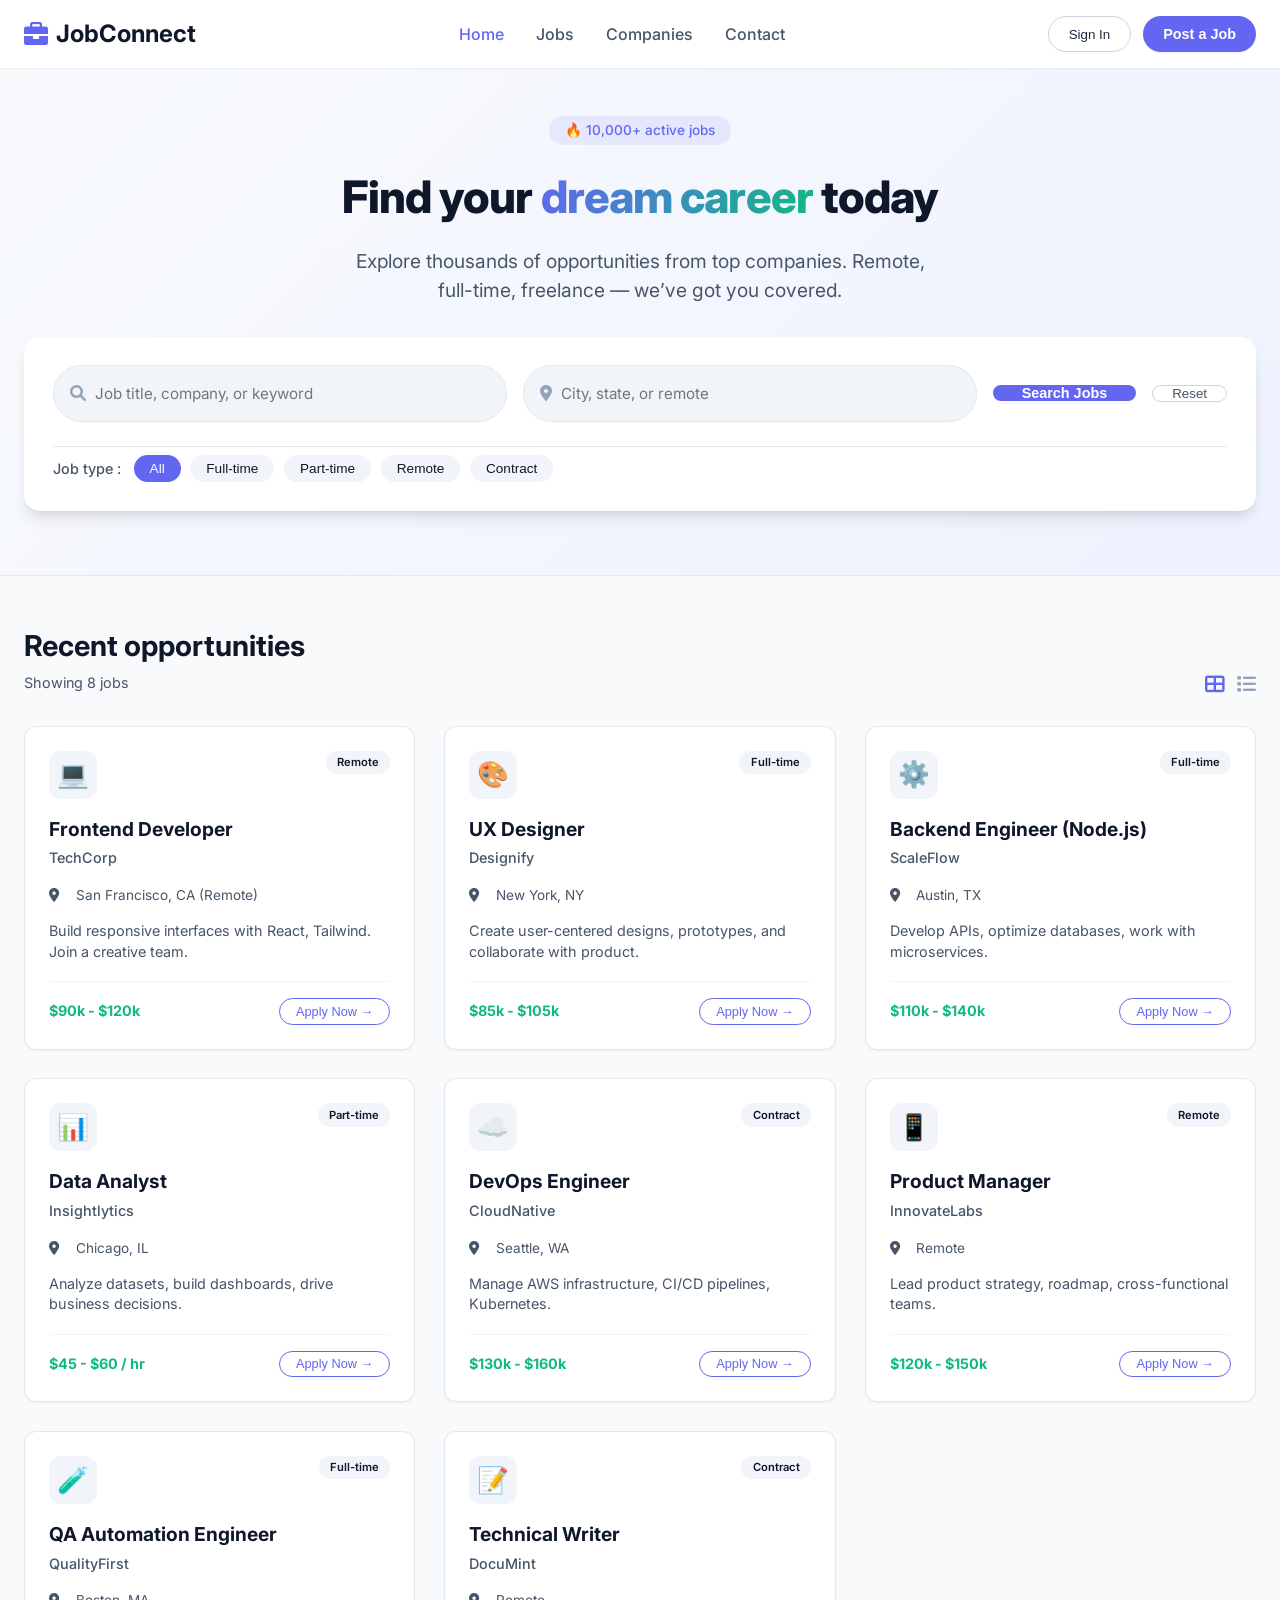
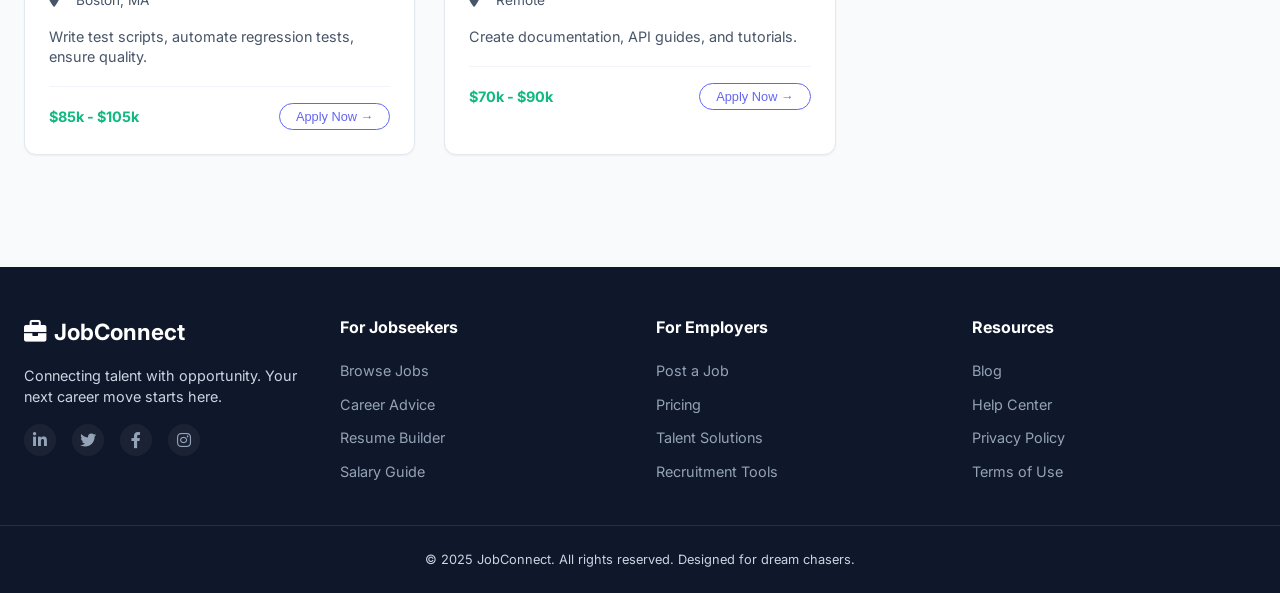
<file: index.html>
<!DOCTYPE html>
<html lang="en">
<head>
  <meta charset="UTF-8">
  <meta name="viewport" content="width=device-width, initial-scale=1.0, viewport-fit=cover">
  <title>JobConnect | Find your dream job</title>
  <!-- Google Fonts & Font Awesome -->
  <link href="https://fonts.googleapis.com/css2?family=Inter:opsz,wght@14..32,300;14..32,400;14..32,500;14..32,600;14..32,700&display=swap" rel="stylesheet">
  <link rel="stylesheet" href="https://cdnjs.cloudflare.com/ajax/libs/font-awesome/6.0.0-beta3/css/all.min.css">
  <link rel="stylesheet" href="style.css">
 
</head>
<body>

  <!-- Header / Navigation -->
  <header class="header">
    <div class="container nav-container">
      <a href="#" class="logo">
        <i class="fas fa-briefcase"></i> JobConnect
      </a>
      <nav class="nav-links">
        <a href="#" class="active">Home</a>
        <a href="#">Jobs</a>
        <a href="#">Companies</a>
        <a href="#">Contact</a>
      </nav>
      <div class="nav-buttons">
        <button class="btn-outline">Sign In</button>
        <button class="btn-primary">Post a Job</button>
      </div>
      <button class="mobile-menu-btn" id="mobileMenuBtn">
        <i class="fas fa-bars"></i>
      </button>
    </div>
  </header>

  <!-- Hero Section + Filters -->
  <section class="hero">
    <div class="container hero-content">
      <div class="hero-text">
        <span class="badge">🔥 10,000+ active jobs</span>
        <h1>Find your <span class="gradient-text">dream career</span> today</h1>
        <p>Explore thousands of opportunities from top companies. Remote, full-time, freelance — we’ve got you covered.</p>
      </div>

      <!-- Search & Filter Card -->
      <div class="filter-card">
        <div class="filter-row">
          <div class="filter-group">
            <i class="fas fa-search"></i>
            <input type="text" id="searchKeyword" placeholder="Job title, company, or keyword">
          </div>
          <div class="filter-group">
            <i class="fas fa-map-marker-alt"></i>
            <input type="text" id="searchLocation" placeholder="City, state, or remote">
          </div>
          <button class="btn-search" id="searchBtn">Search Jobs</button>
          <button class="btn-reset" id="resetBtn">Reset</button>
        </div>

        <!-- Job type filters (chips) -->
        <div class="job-type-filters">
          <span class="filter-label">Job type :</span>
          <div class="type-chips" id="typeChips">
            <button data-type="All" class="chip active">All</button>
            <button data-type="Full-time" class="chip">Full-time</button>
            <button data-type="Part-time" class="chip">Part-time</button>
            <button data-type="Remote" class="chip">Remote</button>
            <button data-type="Contract" class="chip">Contract</button>
          </div>
        </div>
      </div>
    </div>
  </section>

  <!-- Job Listings Section -->
  <main class="main">
    <div class="container">
      <div class="section-header">
        <div>
          <h2>Recent opportunities</h2>
          <p id="jobCountMsg" class="job-count-text">Showing <span id="jobCount">0</span> jobs</p>
        </div>
        <div class="view-options">
          <i class="fas fa-th-large active-view"></i>
          <i class="fas fa-list"></i>
        </div>
      </div>

      <div id="jobsContainer" class="jobs-grid">
        <!-- dynamic job cards injected here -->
      </div>

      <!-- Empty state (hidden by default) -->
      <div id="emptyState" class="empty-state" style="display: none;">
        <i class="fas fa-briefcase-slash"></i>
        <h3>No matching jobs found</h3>
        <p>Try adjusting your filters or search terms.</p>
        <button class="btn-outline" id="clearAllFiltersBtn">Clear all filters</button>
      </div>
    </div>
  </main>

  <!-- Footer -->
  <footer class="footer">
    <div class="container footer-grid">
      <div class="footer-col">
        <div class="logo-footer">
          <i class="fas fa-briefcase"></i> JobConnect
        </div>
        <p>Connecting talent with opportunity. Your next career move starts here.</p>
        <div class="social-icons">
          <a href="#"><i class="fab fa-linkedin-in"></i></a>
          <a href="#"><i class="fab fa-twitter"></i></a>
          <a href="#"><i class="fab fa-facebook-f"></i></a>
          <a href="#"><i class="fab fa-instagram"></i></a>
        </div>
      </div>
      <div class="footer-col">
        <h4>For Jobseekers</h4>
        <ul>
          <li><a href="#">Browse Jobs</a></li>
          <li><a href="#">Career Advice</a></li>
          <li><a href="#">Resume Builder</a></li>
          <li><a href="#">Salary Guide</a></li>
        </ul>
      </div>
      <div class="footer-col">
        <h4>For Employers</h4>
        <ul>
          <li><a href="#">Post a Job</a></li>
          <li><a href="#">Pricing</a></li>
          <li><a href="#">Talent Solutions</a></li>
          <li><a href="#">Recruitment Tools</a></li>
        </ul>
      </div>
      <div class="footer-col">
        <h4>Resources</h4>
        <ul>
          <li><a href="#">Blog</a></li>
          <li><a href="#">Help Center</a></li>
          <li><a href="#">Privacy Policy</a></li>
          <li><a href="#">Terms of Use</a></li>
        </ul>
      </div>
    </div>
    <div class="footer-bottom">
      <div class="container">
        <p>&copy; 2025 JobConnect. All rights reserved. Designed for dream chasers.</p>
      </div>
    </div>
  </footer>

  <script src="script.js"></script>
</body>
</html>
</file>
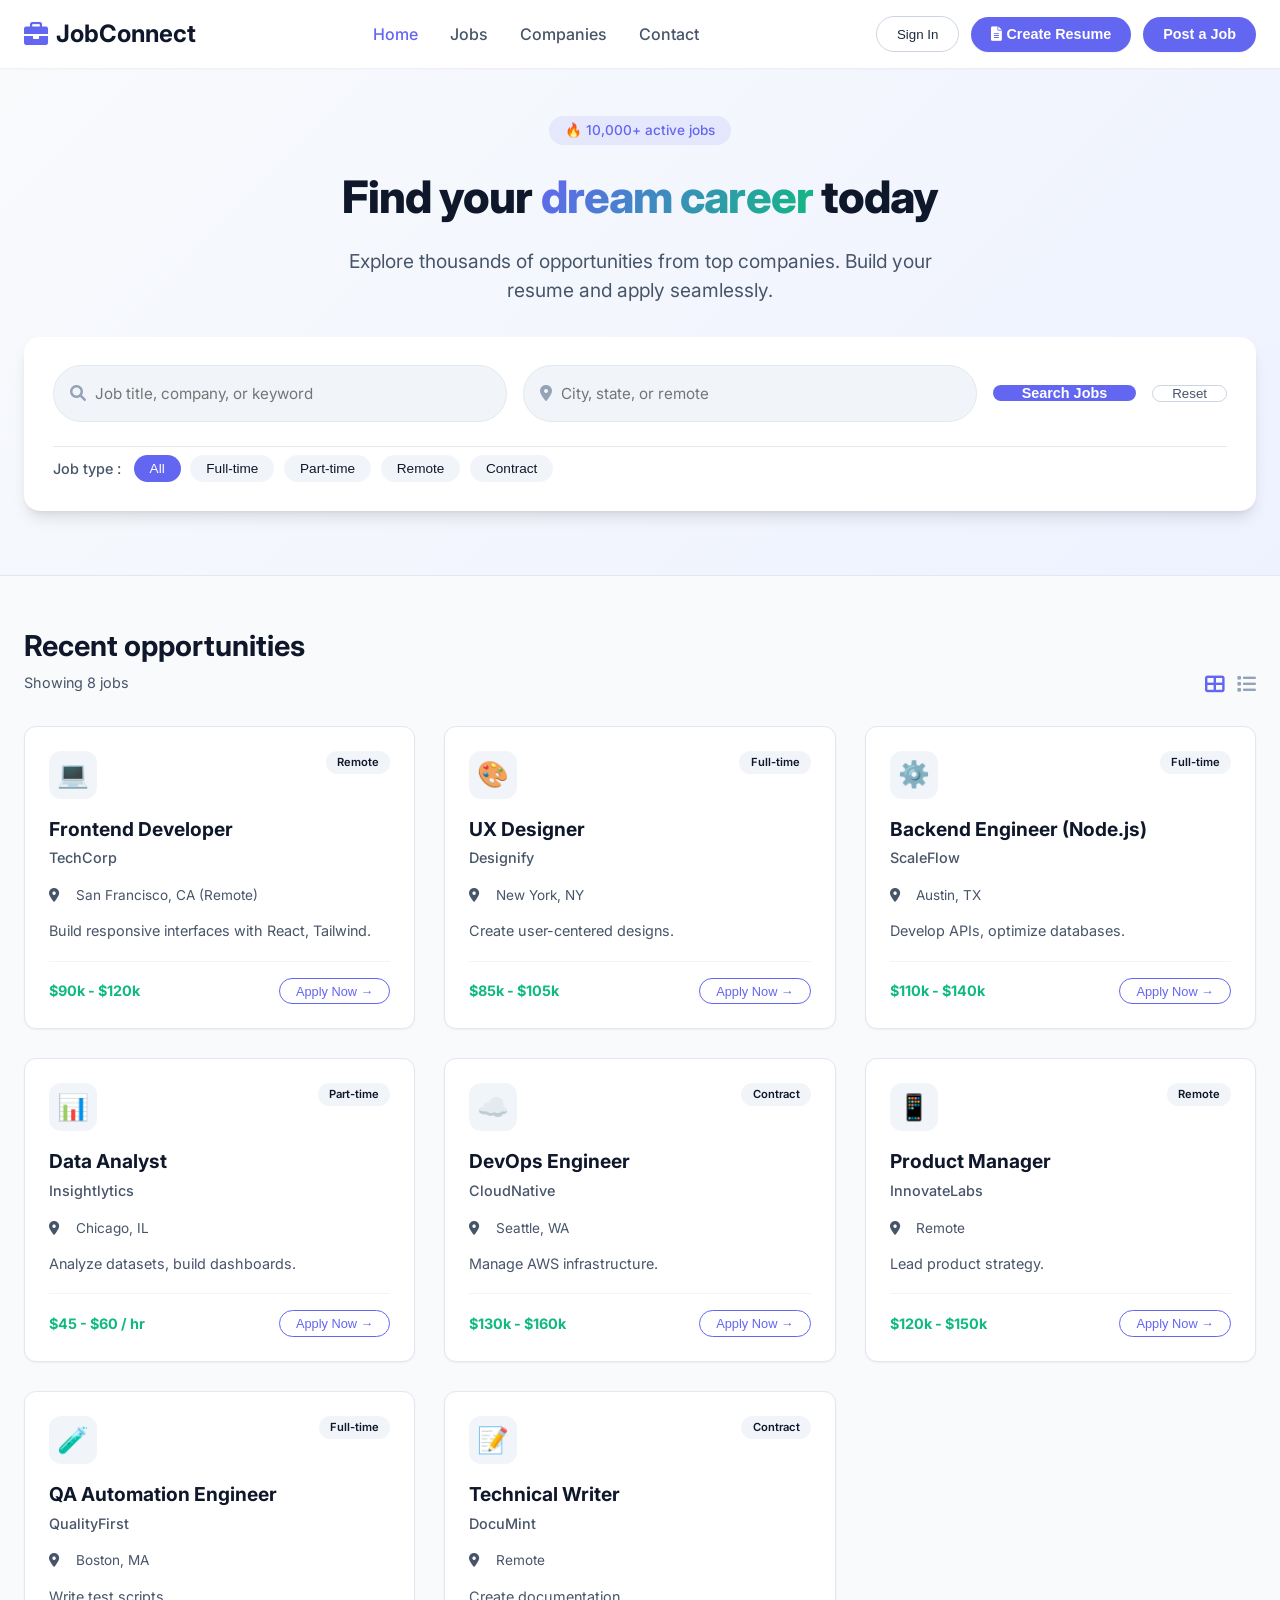
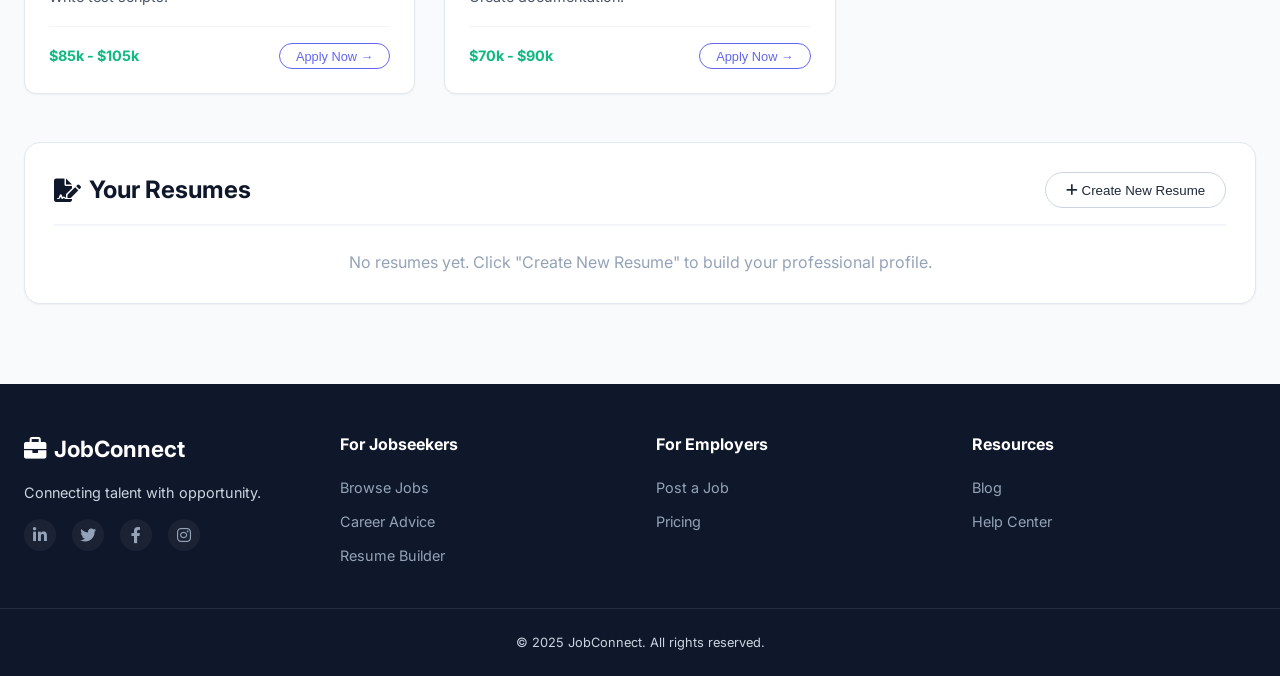
<file: resume.html>
<!DOCTYPE html>
<html lang="en">
<head>
  <meta charset="UTF-8">
  <meta name="viewport" content="width=device-width, initial-scale=1.0, viewport-fit=cover">
  <title>JobConnect | Find your dream job & Build Resume</title>
  <!-- Google Fonts & Font Awesome -->
  <link href="https://fonts.googleapis.com/css2?family=Inter:opsz,wght@14..32,300;14..32,400;14..32,500;14..32,600;14..32,700&display=swap" rel="stylesheet">
  <link rel="stylesheet" href="https://cdnjs.cloudflare.com/ajax/libs/font-awesome/6.0.0-beta3/css/all.min.css">
  <style>
    /* ========== GLOBAL RESET & VARIABLES ========== */
    * {
      margin: 0;
      padding: 0;
      box-sizing: border-box;
    }

    :root {
      --primary: #6366f1;
      --primary-dark: #4f46e5;
      --secondary: #10b981;
      --dark: #0f172a;
      --gray-50: #f8fafc;
      --gray-100: #f1f5f9;
      --gray-200: #e2e8f0;
      --gray-300: #cbd5e1;
      --gray-400: #94a3b8;
      --gray-600: #475569;
      --gray-800: #1e293b;
      --shadow-sm: 0 1px 2px 0 rgb(0 0 0 / 0.05);
      --shadow-md: 0 4px 6px -1px rgb(0 0 0 / 0.1), 0 2px 4px -2px rgb(0 0 0 / 0.1);
      --shadow-lg: 0 10px 15px -3px rgb(0 0 0 / 0.1), 0 4px 6px -4px rgb(0 0 0 / 0.1);
      --radius-md: 0.75rem;
      --radius-lg: 1rem;
    }

    body {
      font-family: 'Inter', sans-serif;
      background: var(--gray-50);
      color: var(--dark);
      line-height: 1.5;
    }

    .container {
      max-width: 1280px;
      margin: 0 auto;
      padding: 0 1.5rem;
    }

    /* ========== BUTTONS ========== */
    .btn-primary {
      background: var(--primary);
      color: white;
      border: none;
      padding: 0.6rem 1.25rem;
      border-radius: 2rem;
      font-weight: 600;
      font-size: 0.9rem;
      cursor: pointer;
      transition: all 0.2s ease;
      box-shadow: var(--shadow-sm);
    }

    .btn-primary:hover {
      background: var(--primary-dark);
      transform: translateY(-1px);
      box-shadow: var(--shadow-md);
    }

    .btn-outline {
      background: transparent;
      border: 1px solid var(--gray-300);
      padding: 0.6rem 1.25rem;
      border-radius: 2rem;
      font-weight: 500;
      cursor: pointer;
      transition: all 0.2s;
      color: var(--gray-800);
    }

    .btn-outline:hover {
      border-color: var(--primary);
      color: var(--primary);
      background: rgba(99, 102, 241, 0.05);
    }

    .btn-search {
      background: var(--primary);
      border: none;
      padding: 0 1.8rem;
      border-radius: 2rem;
      font-weight: 600;
      color: white;
      cursor: pointer;
      transition: 0.2s;
      font-size: 0.9rem;
    }

    .btn-search:hover {
      background: var(--primary-dark);
    }

    .btn-reset {
      background: transparent;
      border: 1px solid var(--gray-300);
      padding: 0 1.2rem;
      border-radius: 2rem;
      font-weight: 500;
      cursor: pointer;
      color: var(--gray-600);
      transition: 0.2s;
    }

    .btn-reset:hover {
      background: var(--gray-100);
      border-color: var(--gray-400);
    }

    /* ========== HEADER ========== */
    .header {
      background: white;
      box-shadow: var(--shadow-sm);
      position: sticky;
      top: 0;
      z-index: 100;
      backdrop-filter: blur(4px);
      background: rgba(255, 255, 255, 0.96);
    }

    .nav-container {
      display: flex;
      justify-content: space-between;
      align-items: center;
      padding: 1rem 1.5rem;
      flex-wrap: wrap;
    }

    .logo {
      font-size: 1.5rem;
      font-weight: 700;
      text-decoration: none;
      color: var(--dark);
      display: flex;
      align-items: center;
      gap: 0.5rem;
    }

    .logo i {
      color: var(--primary);
    }

    .nav-links {
      display: flex;
      gap: 2rem;
      align-items: center;
    }

    .nav-links a {
      text-decoration: none;
      color: var(--gray-600);
      font-weight: 500;
      transition: color 0.2s;
    }

    .nav-links a:hover,
    .nav-links a.active {
      color: var(--primary);
    }

    .nav-buttons {
      display: flex;
      gap: 0.75rem;
      align-items: center;
    }

    .mobile-menu-btn {
      display: none;
      background: none;
      border: none;
      font-size: 1.5rem;
      cursor: pointer;
      color: var(--gray-800);
    }

    /* ========== HERO SECTION ========== */
    .hero {
      background: linear-gradient(135deg, #f8fafc 0%, #eef2ff 100%);
      padding: 3rem 0 4rem 0;
      border-bottom: 1px solid var(--gray-200);
    }

    .hero-content {
      text-align: center;
    }

    .badge {
      background: rgba(99, 102, 241, 0.1);
      color: var(--primary);
      padding: 0.25rem 1rem;
      border-radius: 2rem;
      font-size: 0.85rem;
      font-weight: 500;
      display: inline-block;
      margin-bottom: 1.2rem;
    }

    .hero-text h1 {
      font-size: 2.8rem;
      font-weight: 800;
      letter-spacing: -0.02em;
      margin-bottom: 1rem;
    }

    .gradient-text {
      background: linear-gradient(120deg, var(--primary), var(--secondary));
      background-clip: text;
      -webkit-background-clip: text;
      color: transparent;
    }

    .hero-text p {
      font-size: 1.2rem;
      color: var(--gray-600);
      max-width: 600px;
      margin: 0 auto 2rem auto;
    }

    /* FILTER CARD */
    .filter-card {
      background: white;
      border-radius: var(--radius-lg);
      box-shadow: var(--shadow-lg);
      padding: 1.8rem;
      margin-top: 1rem;
    }

    .filter-row {
      display: flex;
      flex-wrap: wrap;
      gap: 1rem;
      align-items: center;
      justify-content: center;
      margin-bottom: 1.5rem;
    }

    .filter-group {
      flex: 1;
      min-width: 200px;
      display: flex;
      align-items: center;
      background: var(--gray-100);
      border-radius: 3rem;
      padding: 0.2rem 1rem;
      border: 1px solid var(--gray-200);
      transition: all 0.2s;
    }

    .filter-group:focus-within {
      border-color: var(--primary);
      background: white;
      box-shadow: 0 0 0 3px rgba(99, 102, 241, 0.2);
    }

    .filter-group i {
      color: var(--gray-400);
      margin-right: 0.6rem;
    }

    .filter-group input {
      border: none;
      background: transparent;
      padding: 0.9rem 0;
      width: 100%;
      font-size: 0.95rem;
      outline: none;
      font-family: inherit;
    }

    .job-type-filters {
      display: flex;
      flex-wrap: wrap;
      align-items: center;
      gap: 0.8rem;
      padding-top: 0.5rem;
      border-top: 1px solid var(--gray-200);
      margin-top: 0.5rem;
    }

    .filter-label {
      font-weight: 500;
      color: var(--gray-600);
      font-size: 0.9rem;
    }

    .type-chips {
      display: flex;
      flex-wrap: wrap;
      gap: 0.6rem;
    }

    .chip {
      background: var(--gray-100);
      border: none;
      padding: 0.4rem 1rem;
      border-radius: 2rem;
      font-size: 0.85rem;
      font-weight: 500;
      cursor: pointer;
      transition: all 0.2s;
      color: var(--gray-700);
    }

    .chip.active {
      background: var(--primary);
      color: white;
    }

    .chip:hover:not(.active) {
      background: var(--gray-200);
    }

    /* ========== JOB LISTINGS ========== */
    .main {
      padding: 3rem 0 3rem;
    }

    .section-header {
      display: flex;
      justify-content: space-between;
      align-items: flex-end;
      flex-wrap: wrap;
      margin-bottom: 2rem;
    }

    .section-header h2 {
      font-size: 1.8rem;
      font-weight: 700;
    }

    .job-count-text {
      color: var(--gray-600);
      margin-top: 0.3rem;
      font-size: 0.9rem;
    }

    .view-options {
      display: flex;
      gap: 0.8rem;
      font-size: 1.2rem;
      color: var(--gray-400);
      cursor: pointer;
    }

    .view-options i.active-view {
      color: var(--primary);
    }

    /* Jobs Grid */
    .jobs-grid {
      display: grid;
      grid-template-columns: repeat(auto-fill, minmax(340px, 1fr));
      gap: 1.8rem;
    }

    .job-card {
      background: white;
      border-radius: var(--radius-md);
      padding: 1.5rem;
      transition: all 0.25s ease;
      border: 1px solid var(--gray-200);
      box-shadow: var(--shadow-sm);
      cursor: default;
    }

    .job-card:hover {
      transform: translateY(-4px);
      box-shadow: var(--shadow-lg);
      border-color: var(--gray-300);
    }

    .card-header {
      display: flex;
      justify-content: space-between;
      align-items: flex-start;
      margin-bottom: 1rem;
    }

    .company-icon {
      width: 48px;
      height: 48px;
      background: var(--gray-100);
      border-radius: 12px;
      display: flex;
      align-items: center;
      justify-content: center;
      font-size: 1.6rem;
      color: var(--primary);
    }

    .job-type-badge {
      background: var(--gray-100);
      padding: 0.2rem 0.7rem;
      border-radius: 2rem;
      font-size: 0.7rem;
      font-weight: 600;
      color: var(--gray-700);
    }

    .job-title {
      font-size: 1.2rem;
      font-weight: 700;
      margin: 0.5rem 0 0.25rem;
    }

    .company-name {
      color: var(--gray-600);
      font-weight: 500;
      font-size: 0.9rem;
      margin-bottom: 0.8rem;
    }

    .job-details {
      display: flex;
      gap: 1rem;
      flex-wrap: wrap;
      margin: 1rem 0;
      font-size: 0.85rem;
      color: var(--gray-600);
    }

    .job-details i {
      width: 18px;
      margin-right: 0.3rem;
    }

    .job-description {
      color: var(--gray-600);
      font-size: 0.9rem;
      line-height: 1.4;
      margin-bottom: 1.2rem;
      display: -webkit-box;
      -webkit-line-clamp: 2;
      -webkit-box-orient: vertical;
      overflow: hidden;
    }

    .card-footer {
      display: flex;
      justify-content: space-between;
      align-items: center;
      margin-top: 1rem;
      border-top: 1px solid var(--gray-100);
      padding-top: 1rem;
    }

    .salary {
      font-weight: 700;
      color: var(--secondary);
      font-size: 0.9rem;
    }

    .apply-btn {
      background: transparent;
      border: 1px solid var(--primary);
      color: var(--primary);
      padding: 0.3rem 1rem;
      border-radius: 2rem;
      font-weight: 500;
      font-size: 0.8rem;
      cursor: pointer;
      transition: 0.2s;
    }

    .apply-btn:hover {
      background: var(--primary);
      color: white;
    }

    /* Empty state */
    .empty-state {
      text-align: center;
      padding: 4rem 2rem;
      background: white;
      border-radius: var(--radius-lg);
      margin-top: 2rem;
    }

    .empty-state i {
      font-size: 4rem;
      color: var(--gray-300);
      margin-bottom: 1rem;
    }

    .empty-state h3 {
      font-size: 1.5rem;
      margin-bottom: 0.5rem;
    }

    .resume-section {
      margin-top: 3rem;
      background: white;
      border-radius: var(--radius-lg);
      padding: 1.8rem;
      box-shadow: var(--shadow-sm);
      border: 1px solid var(--gray-200);
    }

    .resume-header {
      display: flex;
      justify-content: space-between;
      align-items: center;
      flex-wrap: wrap;
      margin-bottom: 1.5rem;
      border-bottom: 2px solid var(--gray-100);
      padding-bottom: 1rem;
    }

    .resume-header h3 {
      font-size: 1.5rem;
      font-weight: 700;
      display: flex;
      align-items: center;
      gap: 0.5rem;
    }

    .resume-list {
      display: flex;
      flex-direction: column;
      gap: 1rem;
    }

    .resume-item {
      background: var(--gray-50);
      border-radius: 1rem;
      padding: 1rem 1.2rem;
      display: flex;
      justify-content: space-between;
      align-items: center;
      flex-wrap: wrap;
      gap: 1rem;
      border: 1px solid var(--gray-200);
      transition: 0.2s;
    }

    .resume-info h4 {
      font-size: 1.1rem;
      font-weight: 700;
    }

    .resume-info p {
      font-size: 0.85rem;
      color: var(--gray-600);
    }

    .resume-actions {
      display: flex;
      gap: 0.6rem;
    }

    .icon-btn {
      background: transparent;
      border: none;
      font-size: 1.1rem;
      cursor: pointer;
      padding: 0.5rem;
      border-radius: 2rem;
      transition: 0.2s;
      color: var(--gray-600);
    }

    .icon-btn.view-btn:hover {
      background: var(--primary);
      color: white;
    }
    .icon-btn.delete-btn:hover {
      background: #ef4444;
      color: white;
    }

    /* Modal Styles */
    .modal-overlay {
      position: fixed;
      top: 0;
      left: 0;
      width: 100%;
      height: 100%;
      background: rgba(0,0,0,0.6);
      backdrop-filter: blur(4px);
      display: flex;
      align-items: center;
      justify-content: center;
      z-index: 1000;
      visibility: hidden;
      opacity: 0;
      transition: all 0.2s ease;
    }
    .modal-overlay.active {
      visibility: visible;
      opacity: 1;
    }
    .modal-container {
      background: white;
      max-width: 650px;
      width: 90%;
      max-height: 85vh;
      border-radius: 1.5rem;
      overflow-y: auto;
      box-shadow: var(--shadow-lg);
      padding: 1.8rem;
      position: relative;
    }
    .modal-container h2 {
      font-size: 1.6rem;
      margin-bottom: 1rem;
    }
    .form-group {
      margin-bottom: 1rem;
    }
    .form-group label {
      display: block;
      font-weight: 600;
      margin-bottom: 0.3rem;
      font-size: 0.85rem;
    }
    .form-group input, .form-group textarea {
      width: 100%;
      padding: 0.7rem;
      border-radius: 0.8rem;
      border: 1px solid var(--gray-200);
      font-family: inherit;
      resize: vertical;
    }
    .form-row {
      display: flex;
      gap: 1rem;
      flex-wrap: wrap;
    }
    .form-row .form-group {
      flex: 1;
    }
    .modal-buttons {
      display: flex;
      justify-content: flex-end;
      gap: 1rem;
      margin-top: 1.5rem;
    }
    .close-modal {
      position: absolute;
      top: 1rem;
      right: 1.2rem;
      font-size: 1.5rem;
      cursor: pointer;
      background: none;
      border: none;
    }
    hr {
      margin: 1rem 0;
    }

    /* Footer */
    .footer {
      background: var(--dark);
      color: #cbd5e1;
      padding-top: 3rem;
      margin-top: 2rem;
    }
    .footer-grid {
      display: grid;
      grid-template-columns: repeat(auto-fit, minmax(200px, 1fr));
      gap: 2rem;
      padding-bottom: 2rem;
    }
    .logo-footer {
      font-size: 1.4rem;
      font-weight: 700;
      display: flex;
      align-items: center;
      gap: 0.5rem;
      color: white;
      margin-bottom: 1rem;
    }
    .footer-col p {
      margin: 1rem 0;
      font-size: 0.9rem;
    }
    .social-icons {
      display: flex;
      gap: 1rem;
      margin-top: 1rem;
    }
    .social-icons a {
      color: var(--gray-400);
      background: rgba(255, 255, 255, 0.05);
      width: 32px;
      height: 32px;
      display: flex;
      align-items: center;
      justify-content: center;
      border-radius: 50%;
      transition: 0.2s;
      text-decoration: none;
    }
    .social-icons a:hover {
      background: var(--primary);
      color: white;
    }
    .footer-col h4 {
      color: white;
      margin-bottom: 1.2rem;
      font-size: 1rem;
    }
    .footer-col ul {
      list-style: none;
    }
    .footer-col ul li {
      margin-bottom: 0.6rem;
    }
    .footer-col ul li a {
      color: var(--gray-400);
      text-decoration: none;
      font-size: 0.9rem;
      transition: color 0.2s;
    }
    .footer-col ul li a:hover {
      color: white;
    }
    .footer-bottom {
      border-top: 1px solid rgba(255, 255, 255, 0.1);
      padding: 1.5rem 0;
      text-align: center;
      font-size: 0.8rem;
      color: var(--gray-500);
    }
    @media (max-width: 768px) {
      .nav-links, .nav-buttons .btn-outline:first-child { display: none; }
      .mobile-menu-btn { display: block; }
      .hero-text h1 { font-size: 2rem; }
      .filter-row { flex-direction: column; }
      .jobs-grid { grid-template-columns: 1fr; }
    }
  </style>
</head>
<body>
  <header class="header">
    <div class="container nav-container">
      <a href="#" class="logo"><i class="fas fa-briefcase"></i> JobConnect</a>
      <nav class="nav-links">
        <a href="#" class="active">Home</a>
        <a href="#">Jobs</a>
        <a href="#">Companies</a>
        <a href="#">Contact</a>
      </nav>
      <div class="nav-buttons">
        <button class="btn-outline">Sign In</button>
        <button class="btn-primary" id="createResumeBtnNav"><i class="fas fa-file-alt"></i> Create Resume</button>
        <button class="btn-primary">Post a Job</button>
      </div>
      <button class="mobile-menu-btn" id="mobileMenuBtn"><i class="fas fa-bars"></i></button>
    </div>
  </header>

  <section class="hero">
    <div class="container hero-content">
      <div class="hero-text">
        <span class="badge">🔥 10,000+ active jobs</span>
        <h1>Find your <span class="gradient-text">dream career</span> today</h1>
        <p>Explore thousands of opportunities from top companies. Build your resume and apply seamlessly.</p>
      </div>
      <div class="filter-card">
        <div class="filter-row">
          <div class="filter-group"><i class="fas fa-search"></i><input type="text" id="searchKeyword" placeholder="Job title, company, or keyword"></div>
          <div class="filter-group"><i class="fas fa-map-marker-alt"></i><input type="text" id="searchLocation" placeholder="City, state, or remote"></div>
          <button class="btn-search" id="searchBtn">Search Jobs</button>
          <button class="btn-reset" id="resetBtn">Reset</button>
        </div>
        <div class="job-type-filters">
          <span class="filter-label">Job type :</span>
          <div class="type-chips" id="typeChips">
            <button data-type="All" class="chip active">All</button>
            <button data-type="Full-time" class="chip">Full-time</button>
            <button data-type="Part-time" class="chip">Part-time</button>
            <button data-type="Remote" class="chip">Remote</button>
            <button data-type="Contract" class="chip">Contract</button>
          </div>
        </div>
      </div>
    </div>
  </section>

  <main class="main">
    <div class="container">
      <div class="section-header">
        <div><h2>Recent opportunities</h2><p id="jobCountMsg" class="job-count-text">Showing <span id="jobCount">0</span> jobs</p></div>
        <div class="view-options"><i class="fas fa-th-large active-view"></i><i class="fas fa-list"></i></div>
      </div>
      <div id="jobsContainer" class="jobs-grid"></div>
      <div id="emptyState" class="empty-state" style="display: none;">
        <i class="fas fa-briefcase-slash"></i><h3>No matching jobs found</h3><p>Try adjusting your filters or search terms.</p>
        <button class="btn-outline" id="clearAllFiltersBtn">Clear all filters</button>
      </div>

      <!-- RESUME BUILDER SECTION (My Resumes) -->
      <div class="resume-section" id="resumeSection">
        <div class="resume-header">
          <h3><i class="fas fa-file-signature"></i> Your Resumes</h3>
          <button class="btn-outline" id="openResumeModalBtn"><i class="fas fa-plus"></i> Create New Resume</button>
        </div>
        <div id="resumeListContainer" class="resume-list">
          <p style="color: var(--gray-400); text-align:center;">No resumes yet. Click "Create New Resume" to build your professional profile.</p>
        </div>
      </div>
    </div>
  </main>

  <footer class="footer">
    <div class="container footer-grid">
      <div class="footer-col"><div class="logo-footer"><i class="fas fa-briefcase"></i> JobConnect</div><p>Connecting talent with opportunity.</p><div class="social-icons"><a href="#"><i class="fab fa-linkedin-in"></i></a><a href="#"><i class="fab fa-twitter"></i></a><a href="#"><i class="fab fa-facebook-f"></i></a><a href="#"><i class="fab fa-instagram"></i></a></div></div>
      <div class="footer-col"><h4>For Jobseekers</h4><ul><li><a href="#">Browse Jobs</a></li><li><a href="#">Career Advice</a></li><li><a href="#">Resume Builder</a></li></ul></div>
      <div class="footer-col"><h4>For Employers</h4><ul><li><a href="#">Post a Job</a></li><li><a href="#">Pricing</a></li></ul></div>
      <div class="footer-col"><h4>Resources</h4><ul><li><a href="#">Blog</a></li><li><a href="#">Help Center</a></li></ul></div>
    </div>
    <div class="footer-bottom"><div class="container"><p>&copy; 2025 JobConnect. All rights reserved.</p></div></div>
  </footer>

  <!-- Modal: Create Resume -->
  <div id="resumeModal" class="modal-overlay">
    <div class="modal-container">
      <button class="close-modal" id="closeModalBtn">&times;</button>
      <h2><i class="fas fa-pen-alt"></i> Build your resume</h2>
      <form id="resumeForm">
        <div class="form-row"><div class="form-group"><label>Full Name *</label><input type="text" id="fullName" required></div><div class="form-group"><label>Professional Title</label><input type="text" id="profTitle" placeholder="e.g., Frontend Developer"></div></div>
        <div class="form-row"><div class="form-group"><label>Email</label><input type="email" id="email"></div><div class="form-group"><label>Phone</label><input type="text" id="phone"></div></div>
        <div class="form-group"><label>Location</label><input type="text" id="locationResume" placeholder="City, Remote"></div>
        <div class="form-group"><label>Professional Summary</label><textarea rows="2" id="summary" placeholder="Brief intro about yourself..."></textarea></div>
        <div class="form-group"><label>Skills (comma separated)</label><input type="text" id="skills" placeholder="React, Node.js, UX design"></div>
        <div class="form-group"><label>Work Experience</label><textarea rows="3" id="experience" placeholder="Company A - Software Engineer (2022-2025)&#10;Company B - Intern (2020-2022)"></textarea></div>
        <div class="form-group"><label>Education</label><textarea rows="2" id="education" placeholder="B.Sc. Computer Science, University of Tech"></textarea></div>
        <div class="modal-buttons"><button type="button" class="btn-outline" id="cancelModalBtn">Cancel</button><button type="submit" class="btn-primary">Save Resume</button></div>
      </form>
    </div>
  </div>

  <!-- Modal: View Resume Details -->
  <div id="viewResumeModal" class="modal-overlay">
    <div class="modal-container">
      <button class="close-modal" id="closeViewModalBtn">&times;</button>
      <h2><i class="fas fa-id-card"></i> Resume Preview</h2>
      <div id="resumePreviewContent" style="margin-top: 1rem;"></div>
      <div class="modal-buttons"><button class="btn-primary" id="closeViewBtn">Close</button></div>
    </div>
  </div>

  <script>
    document.addEventListener('DOMContentLoaded', () => {
      // ---------- EXISTING JOBS DATA ----------
      const jobsData = [
        { id: 1, title: "Frontend Developer", company: "TechCorp", location: "San Francisco, CA (Remote)", type: "Remote", salary: "$90k - $120k", description: "Build responsive interfaces with React, Tailwind.", icon: "💻" },
        { id: 2, title: "UX Designer", company: "Designify", location: "New York, NY", type: "Full-time", salary: "$85k - $105k", description: "Create user-centered designs.", icon: "🎨" },
        { id: 3, title: "Backend Engineer (Node.js)", company: "ScaleFlow", location: "Austin, TX", type: "Full-time", salary: "$110k - $140k", description: "Develop APIs, optimize databases.", icon: "⚙️" },
        { id: 4, title: "Data Analyst", company: "Insightlytics", location: "Chicago, IL", type: "Part-time", salary: "$45 - $60 / hr", description: "Analyze datasets, build dashboards.", icon: "📊" },
        { id: 5, title: "DevOps Engineer", company: "CloudNative", location: "Seattle, WA", type: "Contract", salary: "$130k - $160k", description: "Manage AWS infrastructure.", icon: "☁️" },
        { id: 6, title: "Product Manager", company: "InnovateLabs", location: "Remote", type: "Remote", salary: "$120k - $150k", description: "Lead product strategy.", icon: "📱" },
        { id: 7, title: "QA Automation Engineer", company: "QualityFirst", location: "Boston, MA", type: "Full-time", salary: "$85k - $105k", description: "Write test scripts.", icon: "🧪" },
        { id: 8, title: "Technical Writer", company: "DocuMint", location: "Remote", type: "Contract", salary: "$70k - $90k", description: "Create documentation.", icon: "📝" },
      ];

      // DOM elements jobs
      const jobsContainer = document.getElementById("jobsContainer");
      const searchKeyword = document.getElementById("searchKeyword");
      const searchLocation = document.getElementById("searchLocation");
      const searchBtn = document.getElementById("searchBtn");
      const resetBtn = document.getElementById("resetBtn");
      const clearAllFiltersBtn = document.getElementById("clearAllFiltersBtn");
      const jobCountSpan = document.getElementById("jobCount");
      const emptyStateDiv = document.getElementById("emptyState");
      const typeChips = document.querySelectorAll(".chip");

      let activeType = "All";
      let keyword = "", locationFilter = "";

      function renderJobs() {
        let filtered = jobsData.filter(job => {
          if (activeType !== "All" && job.type !== activeType) return false;
          if (keyword.trim()) {
            const term = keyword.toLowerCase();
            if (!job.title.toLowerCase().includes(term) && !job.company.toLowerCase().includes(term)) return false;
          }
          if (locationFilter.trim() && !job.location.toLowerCase().includes(locationFilter.toLowerCase())) return false;
          return true;
        });
        jobCountSpan.textContent = filtered.length;
        emptyStateDiv.style.display = filtered.length === 0 ? "block" : "none";
        jobsContainer.style.display = filtered.length === 0 ? "none" : "grid";
        if (filtered.length) {
          jobsContainer.innerHTML = filtered.map(job => `
            <div class="job-card" data-id="${job.id}">
              <div class="card-header"><div class="company-icon">${job.icon}</div><span class="job-type-badge">${job.type}</span></div>
              <h3 class="job-title">${job.title}</h3><div class="company-name">${job.company}</div>
              <div class="job-details"><span><i class="fas fa-map-marker-alt"></i> ${job.location}</span></div>
              <p class="job-description">${job.description}</p>
              <div class="card-footer"><span class="salary">${job.salary}</span><button class="apply-btn">Apply Now →</button></div>
            </div>`).join("");
          document.querySelectorAll(".apply-btn").forEach(btn => btn.addEventListener("click", () => alert("✨ Demo: Application started! Your resume can be attached.")));
        } else jobsContainer.innerHTML = "";
      }

      function updateActiveChip() { typeChips.forEach(chip => chip.getAttribute("data-type") === activeType ? chip.classList.add("active") : chip.classList.remove("active")); }
      typeChips.forEach(chip => chip.addEventListener("click", () => { activeType = chip.getAttribute("data-type"); updateActiveChip(); renderJobs(); }));
      function performSearch() { keyword = searchKeyword?.value || ""; locationFilter = searchLocation?.value || ""; renderJobs(); }
      function resetFilters() { if(searchKeyword) searchKeyword.value = ""; if(searchLocation) searchLocation.value = ""; keyword = ""; locationFilter = ""; activeType = "All"; updateActiveChip(); renderJobs(); }
      searchBtn?.addEventListener("click", performSearch);
      resetBtn?.addEventListener("click", resetFilters);
      clearAllFiltersBtn?.addEventListener("click", resetFilters);
      if(searchKeyword) searchKeyword.addEventListener("keypress", e => e.key === "Enter" && performSearch());
      if(searchLocation) searchLocation.addEventListener("keypress", e => e.key === "Enter" && performSearch());
      
      // ---------- RESUME BUILDER LOGIC ----------
      let resumes = JSON.parse(localStorage.getItem("jobconnect_resumes")) || [];
      const resumeListContainer = document.getElementById("resumeListContainer");
      const createResumeBtn = document.getElementById("createResumeBtnNav");
      const openModalBtn = document.getElementById("openResumeModalBtn");
      const resumeModal = document.getElementById("resumeModal");
      const viewModal = document.getElementById("viewResumeModal");
      const closeModalBtn = document.getElementById("closeModalBtn");
      const cancelModalBtn = document.getElementById("cancelModalBtn");
      const closeViewModal = document.getElementById("closeViewModalBtn");
      const closeViewBtn = document.getElementById("closeViewBtn");
      const resumeForm = document.getElementById("resumeForm");

      function openModal(modal) { modal.classList.add("active"); }
      function closeModalFunc(modal) { modal.classList.remove("active"); }
      function saveResumesToLocal() { localStorage.setItem("jobconnect_resumes", JSON.stringify(resumes)); renderResumeList(); }

      function renderResumeList() {
        if(!resumeListContainer) return;
        if(resumes.length === 0) {
          resumeListContainer.innerHTML = `<p style="color: var(--gray-400); text-align:center;">No resumes yet. Click "Create New Resume" to build your professional profile.</p>`;
          return;
        }
        resumeListContainer.innerHTML = resumes.map(res => `
          <div class="resume-item" data-id="${res.id}">
            <div class="resume-info"><h4>${res.fullName || "Unnamed"}</h4><p>${res.profTitle || "Professional"} • ${res.email || "No email"}</p></div>
            <div class="resume-actions">
              <button class="icon-btn view-btn" data-id="${res.id}" title="View Resume"><i class="fas fa-eye"></i></button>
              <button class="icon-btn delete-btn" data-id="${res.id}" title="Delete Resume"><i class="fas fa-trash-alt"></i></button>
            </div>
          </div>
        `).join("");
        document.querySelectorAll(".view-btn").forEach(btn => btn.addEventListener("click", (e) => {
          const id = parseInt(btn.getAttribute("data-id"));
          const resume = resumes.find(r => r.id === id);
          if(resume) showResumeDetails(resume);
        }));
        document.querySelectorAll(".delete-btn").forEach(btn => btn.addEventListener("click", (e) => {
          const id = parseInt(btn.getAttribute("data-id"));
          resumes = resumes.filter(r => r.id !== id);
          saveResumesToLocal();
        }));
      }

      function showResumeDetails(resume) {
        const previewDiv = document.getElementById("resumePreviewContent");
        previewDiv.innerHTML = `
          <div style="background: var(--gray-50); padding:1rem; border-radius:1rem;"><p><strong>${resume.fullName || "Full name not set"}</strong> • ${resume.profTitle || "Professional"}</p>
          <hr><p><i class="fas fa-envelope"></i> ${resume.email || "—"} &nbsp; <i class="fas fa-phone"></i> ${resume.phone || "—"} <br> <i class="fas fa-map-marker-alt"></i> ${resume.location || "—"}</p>
          <p><strong>📌 Summary:</strong> ${resume.summary || "Not provided"}</p>
          <p><strong>🔧 Skills:</strong> ${resume.skills || "—"}</p>
          <p><strong>💼 Experience:</strong><br>${(resume.experience || "—").replace(/\n/g,'<br>')}</p>
          <p><strong>🎓 Education:</strong><br>${(resume.education || "—").replace(/\n/g,'<br>')}</p>
          </div>
        `;
        openModal(viewModal);
      }

      function addResumeFromForm(e) {
        e.preventDefault();
        const fullName = document.getElementById("fullName")?.value.trim();
        if(!fullName) { alert("Full name is required"); return; }
        const newResume = {
          id: Date.now(),
          fullName: fullName,
          profTitle: document.getElementById("profTitle")?.value || "",
          email: document.getElementById("email")?.value || "",
          phone: document.getElementById("phone")?.value || "",
          location: document.getElementById("locationResume")?.value || "",
          summary: document.getElementById("summary")?.value || "",
          skills: document.getElementById("skills")?.value || "",
          experience: document.getElementById("experience")?.value || "",
          education: document.getElementById("education")?.value || "",
        };
        resumes.unshift(newResume);
        saveResumesToLocal();
        resumeForm.reset();
        closeModalFunc(resumeModal);
        alert("✅ Resume saved successfully! You can view it in 'Your Resumes' section.");
      }

      // Event listeners for modals
      const openButtons = [createResumeBtn, openModalBtn];
      openButtons.forEach(btn => btn?.addEventListener("click", () => openModal(resumeModal)));
      closeModalBtn?.addEventListener("click", () => closeModalFunc(resumeModal));
      cancelModalBtn?.addEventListener("click", () => closeModalFunc(resumeModal));
      closeViewModal?.addEventListener("click", () => closeModalFunc(viewModal));
      closeViewBtn?.addEventListener("click", () => closeModalFunc(viewModal));
      resumeForm?.addEventListener("submit", addResumeFromForm);
      window.addEventListener("click", (e) => { if(e.target.classList.contains("modal-overlay")) { closeModalFunc(resumeModal); closeModalFunc(viewModal); } });

      // mobile menu
      const mobileBtn = document.getElementById("mobileMenuBtn");
      if(mobileBtn) mobileBtn.addEventListener("click", () => { const links = document.querySelector(".nav-links"); if(links) links.style.display = links.style.display === "flex" ? "" : "flex"; });

      // initial render
      renderJobs();
      renderResumeList();
    });
  </script>
</body>
</html>
</file>
<file: style.css>
/* ========== GLOBAL RESET & VARIABLES ========== */
* {
  margin: 0;
  padding: 0;
  box-sizing: border-box;
}

:root {
  --primary: #6366f1;
  --primary-dark: #4f46e5;
  --secondary: #10b981;
  --dark: #0f172a;
  --gray-50: #f8fafc;
  --gray-100: #f1f5f9;
  --gray-200: #e2e8f0;
  --gray-300: #cbd5e1;
  --gray-400: #94a3b8;
  --gray-600: #475569;
  --gray-800: #1e293b;
  --shadow-sm: 0 1px 2px 0 rgb(0 0 0 / 0.05);
  --shadow-md: 0 4px 6px -1px rgb(0 0 0 / 0.1), 0 2px 4px -2px rgb(0 0 0 / 0.1);
  --shadow-lg: 0 10px 15px -3px rgb(0 0 0 / 0.1), 0 4px 6px -4px rgb(0 0 0 / 0.1);
  --radius-md: 0.75rem;
  --radius-lg: 1rem;
}

body {
  font-family: 'Inter', sans-serif;
  background: var(--gray-50);
  color: var(--dark);
  line-height: 1.5;
}

.container {
  max-width: 1280px;
  margin: 0 auto;
  padding: 0 1.5rem;
}

/* ========== BUTTONS ========== */
.btn-primary {
  background: var(--primary);
  color: white;
  border: none;
  padding: 0.6rem 1.25rem;
  border-radius: 2rem;
  font-weight: 600;
  font-size: 0.9rem;
  cursor: pointer;
  transition: all 0.2s ease;
  box-shadow: var(--shadow-sm);
}

.btn-primary:hover {
  background: var(--primary-dark);
  transform: translateY(-1px);
  box-shadow: var(--shadow-md);
}

.btn-outline {
  background: transparent;
  border: 1px solid var(--gray-300);
  padding: 0.6rem 1.25rem;
  border-radius: 2rem;
  font-weight: 500;
  cursor: pointer;
  transition: all 0.2s;
  color: var(--gray-800);
}

.btn-outline:hover {
  border-color: var(--primary);
  color: var(--primary);
  background: rgba(99, 102, 241, 0.05);
}

.btn-search {
  background: var(--primary);
  border: none;
  padding: 0 1.8rem;
  border-radius: 2rem;
  font-weight: 600;
  color: white;
  cursor: pointer;
  transition: 0.2s;
  font-size: 0.9rem;
}

.btn-search:hover {
  background: var(--primary-dark);
}

.btn-reset {
  background: transparent;
  border: 1px solid var(--gray-300);
  padding: 0 1.2rem;
  border-radius: 2rem;
  font-weight: 500;
  cursor: pointer;
  color: var(--gray-600);
  transition: 0.2s;
}

.btn-reset:hover {
  background: var(--gray-100);
  border-color: var(--gray-400);
}

/* ========== HEADER ========== */
.header {
  background: white;
  box-shadow: var(--shadow-sm);
  position: sticky;
  top: 0;
  z-index: 100;
  backdrop-filter: blur(4px);
  background: rgba(255, 255, 255, 0.96);
}

.nav-container {
  display: flex;
  justify-content: space-between;
  align-items: center;
  padding: 1rem 1.5rem;
  flex-wrap: wrap;
}

.logo {
  font-size: 1.5rem;
  font-weight: 700;
  text-decoration: none;
  color: var(--dark);
  display: flex;
  align-items: center;
  gap: 0.5rem;
}

.logo i {
  color: var(--primary);
}

.nav-links {
  display: flex;
  gap: 2rem;
  align-items: center;
}

.nav-links a {
  text-decoration: none;
  color: var(--gray-600);
  font-weight: 500;
  transition: color 0.2s;
}

.nav-links a:hover,
.nav-links a.active {
  color: var(--primary);
}

.nav-buttons {
  display: flex;
  gap: 0.75rem;
}

.mobile-menu-btn {
  display: none;
  background: none;
  border: none;
  font-size: 1.5rem;
  cursor: pointer;
  color: var(--gray-800);
}

/* ========== HERO SECTION ========== */
.hero {
  background: linear-gradient(135deg, #f8fafc 0%, #eef2ff 100%);
  padding: 3rem 0 4rem 0;
  border-bottom: 1px solid var(--gray-200);
}

.hero-content {
  text-align: center;
}

.badge {
  background: rgba(99, 102, 241, 0.1);
  color: var(--primary);
  padding: 0.25rem 1rem;
  border-radius: 2rem;
  font-size: 0.85rem;
  font-weight: 500;
  display: inline-block;
  margin-bottom: 1.2rem;
}

.hero-text h1 {
  font-size: 2.8rem;
  font-weight: 800;
  letter-spacing: -0.02em;
  margin-bottom: 1rem;
}

.gradient-text {
  background: linear-gradient(120deg, var(--primary), var(--secondary));
  background-clip: text;
  -webkit-background-clip: text;
  color: transparent;
}

.hero-text p {
  font-size: 1.2rem;
  color: var(--gray-600);
  max-width: 600px;
  margin: 0 auto 2rem auto;
}

/* FILTER CARD */
.filter-card {
  background: white;
  border-radius: var(--radius-lg);
  box-shadow: var(--shadow-lg);
  padding: 1.8rem;
  margin-top: 1rem;
}

.filter-row {
  display: flex;
  flex-wrap: wrap;
  gap: 1rem;
  align-items: center;
  justify-content: center;
  margin-bottom: 1.5rem;
}

.filter-group {
  flex: 1;
  min-width: 200px;
  display: flex;
  align-items: center;
  background: var(--gray-100);
  border-radius: 3rem;
  padding: 0.2rem 1rem;
  border: 1px solid var(--gray-200);
  transition: all 0.2s;
}

.filter-group:focus-within {
  border-color: var(--primary);
  background: white;
  box-shadow: 0 0 0 3px rgba(99, 102, 241, 0.2);
}

.filter-group i {
  color: var(--gray-400);
  margin-right: 0.6rem;
}

.filter-group input {
  border: none;
  background: transparent;
  padding: 0.9rem 0;
  width: 100%;
  font-size: 0.95rem;
  outline: none;
  font-family: inherit;
}

.job-type-filters {
  display: flex;
  flex-wrap: wrap;
  align-items: center;
  gap: 0.8rem;
  padding-top: 0.5rem;
  border-top: 1px solid var(--gray-200);
  margin-top: 0.5rem;
}

.filter-label {
  font-weight: 500;
  color: var(--gray-600);
  font-size: 0.9rem;
}

.type-chips {
  display: flex;
  flex-wrap: wrap;
  gap: 0.6rem;
}

.chip {
  background: var(--gray-100);
  border: none;
  padding: 0.4rem 1rem;
  border-radius: 2rem;
  font-size: 0.85rem;
  font-weight: 500;
  cursor: pointer;
  transition: all 0.2s;
  color: var(--gray-700);
}

.chip.active {
  background: var(--primary);
  color: white;
}

.chip:hover:not(.active) {
  background: var(--gray-200);
}

/* ========== JOB LISTINGS ========== */
.main {
  padding: 3rem 0 5rem;
}

.section-header {
  display: flex;
  justify-content: space-between;
  align-items: flex-end;
  flex-wrap: wrap;
  margin-bottom: 2rem;
}

.section-header h2 {
  font-size: 1.8rem;
  font-weight: 700;
}

.job-count-text {
  color: var(--gray-600);
  margin-top: 0.3rem;
  font-size: 0.9rem;
}

.view-options {
  display: flex;
  gap: 0.8rem;
  font-size: 1.2rem;
  color: var(--gray-400);
  cursor: pointer;
}

.view-options i.active-view {
  color: var(--primary);
}

/* Jobs Grid */
.jobs-grid {
  display: grid;
  grid-template-columns: repeat(auto-fill, minmax(340px, 1fr));
  gap: 1.8rem;
}

.job-card {
  background: white;
  border-radius: var(--radius-md);
  padding: 1.5rem;
  transition: all 0.25s ease;
  border: 1px solid var(--gray-200);
  box-shadow: var(--shadow-sm);
  cursor: default;
}

.job-card:hover {
  transform: translateY(-4px);
  box-shadow: var(--shadow-lg);
  border-color: var(--gray-300);
}

.card-header {
  display: flex;
  justify-content: space-between;
  align-items: flex-start;
  margin-bottom: 1rem;
}

.company-icon {
  width: 48px;
  height: 48px;
  background: var(--gray-100);
  border-radius: 12px;
  display: flex;
  align-items: center;
  justify-content: center;
  font-size: 1.6rem;
  color: var(--primary);
}

.job-type-badge {
  background: var(--gray-100);
  padding: 0.2rem 0.7rem;
  border-radius: 2rem;
  font-size: 0.7rem;
  font-weight: 600;
  color: var(--gray-700);
}

.job-title {
  font-size: 1.2rem;
  font-weight: 700;
  margin: 0.5rem 0 0.25rem;
}

.company-name {
  color: var(--gray-600);
  font-weight: 500;
  font-size: 0.9rem;
  margin-bottom: 0.8rem;
}

.job-details {
  display: flex;
  gap: 1rem;
  flex-wrap: wrap;
  margin: 1rem 0;
  font-size: 0.85rem;
  color: var(--gray-600);
}

.job-details i {
  width: 18px;
  margin-right: 0.3rem;
}

.job-description {
  color: var(--gray-600);
  font-size: 0.9rem;
  line-height: 1.4;
  margin-bottom: 1.2rem;
  display: -webkit-box;
  -webkit-line-clamp: 2;
  -webkit-box-orient: vertical;
  overflow: hidden;
}

.card-footer {
  display: flex;
  justify-content: space-between;
  align-items: center;
  margin-top: 1rem;
  border-top: 1px solid var(--gray-100);
  padding-top: 1rem;
}

.salary {
  font-weight: 700;
  color: var(--secondary);
  font-size: 0.9rem;
}

.apply-btn {
  background: transparent;
  border: 1px solid var(--primary);
  color: var(--primary);
  padding: 0.3rem 1rem;
  border-radius: 2rem;
  font-weight: 500;
  font-size: 0.8rem;
  cursor: pointer;
  transition: 0.2s;
}

.apply-btn:hover {
  background: var(--primary);
  color: white;
}

/* Empty state */
.empty-state {
  text-align: center;
  padding: 4rem 2rem;
  background: white;
  border-radius: var(--radius-lg);
  margin-top: 2rem;
}

.empty-state i {
  font-size: 4rem;
  color: var(--gray-300);
  margin-bottom: 1rem;
}

.empty-state h3 {
  font-size: 1.5rem;
  margin-bottom: 0.5rem;
}

.empty-state button {
  margin-top: 1.5rem;
}

/* ========== FOOTER ========== */
.footer {
  background: var(--dark);
  color: #cbd5e1;
  padding-top: 3rem;
  margin-top: 2rem;
}

.footer-grid {
  display: grid;
  grid-template-columns: repeat(auto-fit, minmax(200px, 1fr));
  gap: 2rem;
  padding-bottom: 2rem;
}

.logo-footer {
  font-size: 1.4rem;
  font-weight: 700;
  display: flex;
  align-items: center;
  gap: 0.5rem;
  color: white;
  margin-bottom: 1rem;
}

.footer-col p {
  margin: 1rem 0;
  font-size: 0.9rem;
}

.social-icons {
  display: flex;
  gap: 1rem;
  margin-top: 1rem;
}

.social-icons a {
  color: var(--gray-400);
  background: rgba(255, 255, 255, 0.05);
  width: 32px;
  height: 32px;
  display: flex;
  align-items: center;
  justify-content: center;
  border-radius: 50%;
  transition: 0.2s;
  text-decoration: none;
}

.social-icons a:hover {
  background: var(--primary);
  color: white;
}

.footer-col h4 {
  color: white;
  margin-bottom: 1.2rem;
  font-size: 1rem;
}

.footer-col ul {
  list-style: none;
}

.footer-col ul li {
  margin-bottom: 0.6rem;
}

.footer-col ul li a {
  color: var(--gray-400);
  text-decoration: none;
  font-size: 0.9rem;
  transition: color 0.2s;
}

.footer-col ul li a:hover {
  color: white;
}

.footer-bottom {
  border-top: 1px solid rgba(255, 255, 255, 0.1);
  padding: 1.5rem 0;
  text-align: center;
  font-size: 0.8rem;
  color: var(--gray-500);
}

/* ========== RESPONSIVE ========== */
@media (max-width: 768px) {
  .nav-links,
  .nav-buttons {
    display: none;
  }

  .mobile-menu-btn {
    display: block;
  }

  .hero-text h1 {
    font-size: 2rem;
  }

  .filter-row {
    flex-direction: column;
    align-items: stretch;
  }

  .btn-search,
  .btn-reset {
    padding: 0.8rem;
  }

  .jobs-grid {
    grid-template-columns: 1fr;
  }

  .section-header {
    flex-direction: column;
    align-items: flex-start;
    gap: 0.5rem;
  }
}
</file>
